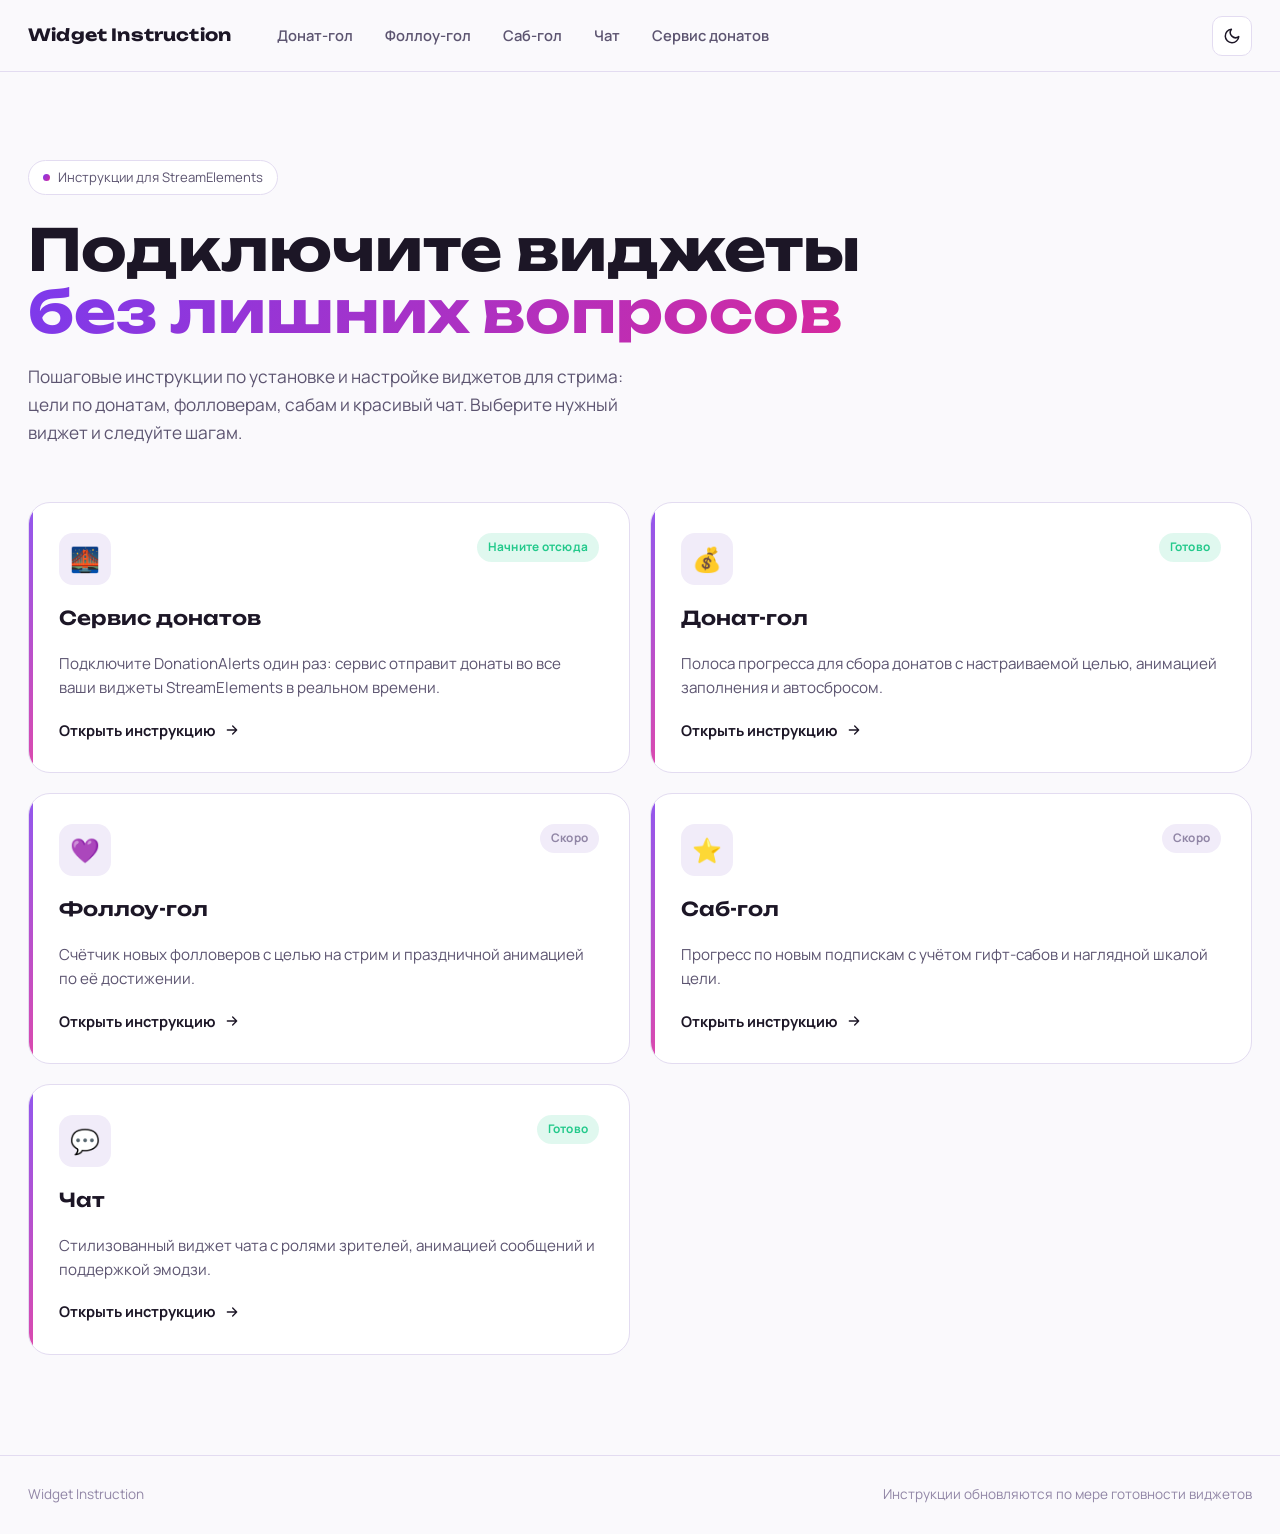
<file: index.html>
<!DOCTYPE html>
<html lang="ru">
<head>
<meta charset="UTF-8">
<meta name="viewport" content="width=device-width, initial-scale=1.0">
<title>Widget Instruction — инструкции по виджетам</title>
<link rel="stylesheet" href="assets/style.css">
</head>
<body>

<header class="site-header">
  <div class="header-inner">
    <a href="index.html" class="logo">Widget Instruction</a>
    <nav class="main-nav" id="mainNav">
      <a href="donation-goal.html">Донат-гол</a>
      <a href="follow-goal.html">Фоллоу-гол</a>
      <a href="sub-goal.html">Саб-гол</a>
      <a href="chat.html">Чат</a>
      <a href="service.html">Сервис донатов</a>
    </nav>
    <div class="header-actions">
      <button class="icon-btn" id="themeToggle" aria-label="Переключить тему">
        <svg class="icon-sun" viewBox="0 0 24 24" fill="none" stroke="currentColor" stroke-width="2" stroke-linecap="round"><circle cx="12" cy="12" r="4"/><path d="M12 2v2M12 20v2M4.9 4.9l1.4 1.4M17.7 17.7l1.4 1.4M2 12h2M20 12h2M4.9 19.1l1.4-1.4M17.7 6.3l1.4-1.4"/></svg>
        <svg class="icon-moon" viewBox="0 0 24 24" fill="none" stroke="currentColor" stroke-width="2" stroke-linecap="round" stroke-linejoin="round"><path d="M21 12.8A9 9 0 1 1 11.2 3a7 7 0 0 0 9.8 9.8Z"/></svg>
      </button>
      <button class="icon-btn nav-toggle" id="navToggle" aria-label="Меню">
        <svg viewBox="0 0 24 24" fill="none" stroke="currentColor" stroke-width="2" stroke-linecap="round"><path d="M3 6h18M3 12h18M3 18h18"/></svg>
      </button>
    </div>
  </div>
</header>

<section class="hero">
  <span class="hero-eyebrow"><span class="dot"></span>Инструкции для StreamElements</span>
  <h1>Подключите виджеты<br><span class="gradient-text">без лишних вопросов</span></h1>
  <p>Пошаговые инструкции по установке и настройке виджетов для стрима: цели по донатам, фолловерам, сабам и красивый чат. Выберите нужный виджет и следуйте шагам.</p>
</section>

<section class="widget-grid">

  <a href="service.html" class="widget-card">
    <div class="widget-card-top">
      <div class="widget-icon">🌉</div>
      <span class="status-badge ready">Начните отсюда</span>
    </div>
    <h2>Сервис донатов</h2>
    <p>Подключите DonationAlerts один раз: сервис отправит донаты во все ваши виджеты StreamElements в реальном времени.</p>
    <span class="widget-card-link">Открыть инструкцию
      <svg viewBox="0 0 24 24" fill="none" stroke="currentColor" stroke-width="2" stroke-linecap="round" stroke-linejoin="round"><path d="M5 12h14M13 6l6 6-6 6"/></svg>
    </span>
  </a>

  <a href="donation-goal.html" class="widget-card">
    <div class="widget-card-top">
      <div class="widget-icon">💰</div>
      <span class="status-badge ready">Готово</span>
    </div>
    <h2>Донат-гол</h2>
    <p>Полоса прогресса для сбора донатов с настраиваемой целью, анимацией заполнения и автосбросом.</p>
    <span class="widget-card-link">Открыть инструкцию
      <svg viewBox="0 0 24 24" fill="none" stroke="currentColor" stroke-width="2" stroke-linecap="round" stroke-linejoin="round"><path d="M5 12h14M13 6l6 6-6 6"/></svg>
    </span>
  </a>

  <a href="follow-goal.html" class="widget-card">
    <div class="widget-card-top">
      <div class="widget-icon">💜</div>
      <span class="status-badge soon">Скоро</span>
    </div>
    <h2>Фоллоу-гол</h2>
    <p>Счётчик новых фолловеров с целью на стрим и праздничной анимацией по её достижении.</p>
    <span class="widget-card-link">Открыть инструкцию
      <svg viewBox="0 0 24 24" fill="none" stroke="currentColor" stroke-width="2" stroke-linecap="round" stroke-linejoin="round"><path d="M5 12h14M13 6l6 6-6 6"/></svg>
    </span>
  </a>

  <a href="sub-goal.html" class="widget-card">
    <div class="widget-card-top">
      <div class="widget-icon">⭐</div>
      <span class="status-badge soon">Скоро</span>
    </div>
    <h2>Саб-гол</h2>
    <p>Прогресс по новым подпискам с учётом гифт-сабов и наглядной шкалой цели.</p>
    <span class="widget-card-link">Открыть инструкцию
      <svg viewBox="0 0 24 24" fill="none" stroke="currentColor" stroke-width="2" stroke-linecap="round" stroke-linejoin="round"><path d="M5 12h14M13 6l6 6-6 6"/></svg>
    </span>
  </a>

  <a href="chat.html" class="widget-card">
    <div class="widget-card-top">
      <div class="widget-icon">💬</div>
      <span class="status-badge ready">Готово</span>
    </div>
    <h2>Чат</h2>
    <p>Стилизованный виджет чата с ролями зрителей, анимацией сообщений и поддержкой эмодзи.</p>
    <span class="widget-card-link">Открыть инструкцию
      <svg viewBox="0 0 24 24" fill="none" stroke="currentColor" stroke-width="2" stroke-linecap="round" stroke-linejoin="round"><path d="M5 12h14M13 6l6 6-6 6"/></svg>
    </span>
  </a>

</section>

<footer class="site-footer">
  <div class="site-footer-inner">
    <span>Widget Instruction</span>
    <span>Инструкции обновляются по мере готовности виджетов</span>
  </div>
</footer>

<script src="assets/script.js"></script>
</body>
</html>
</file>
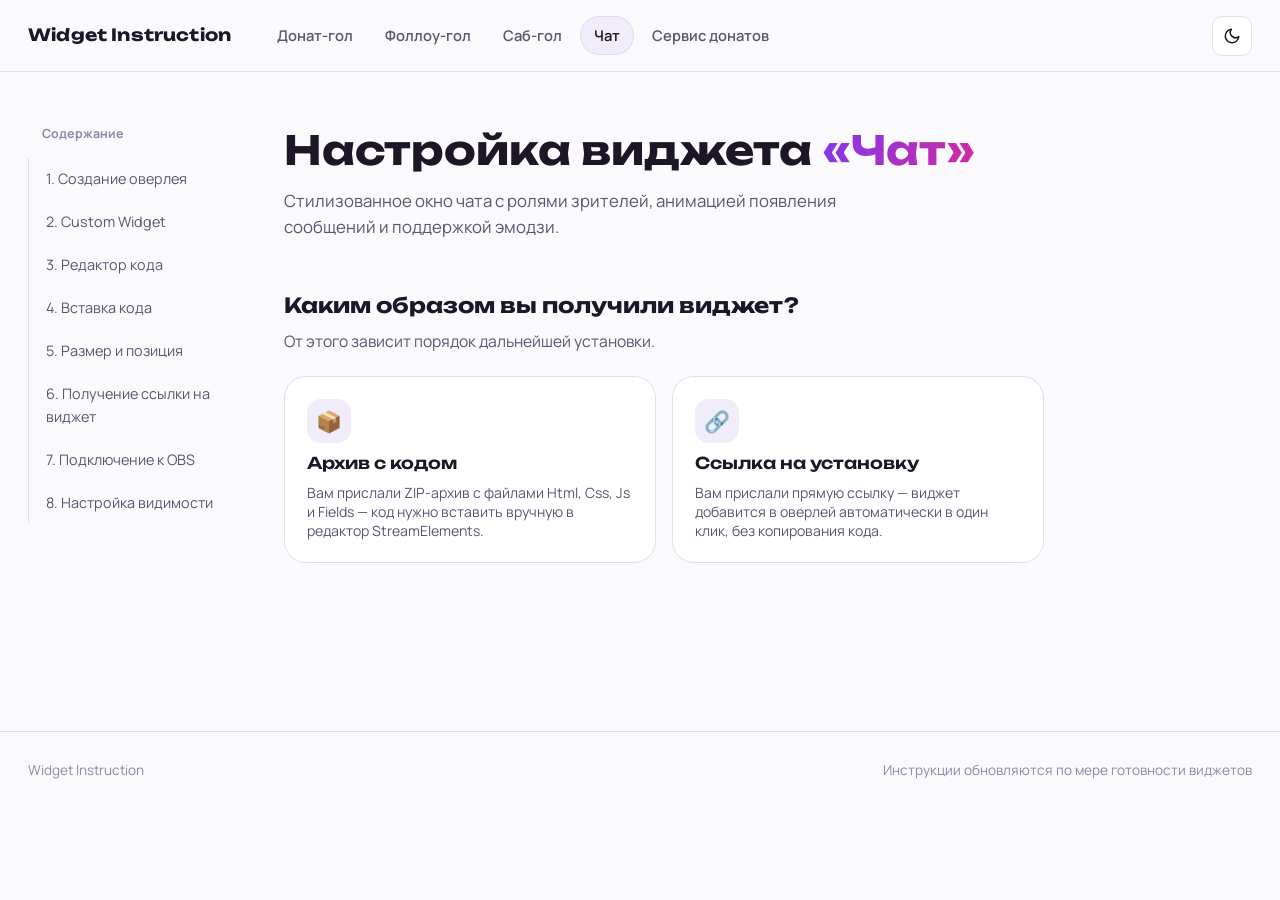
<file: chat.html>
<!DOCTYPE html>
<html lang="ru">
<head>
<meta charset="UTF-8">
<meta name="viewport" content="width=device-width, initial-scale=1.0">
<title>Чат — Widget Instruction</title>
<link rel="stylesheet" href="assets/style.css">
</head>
<body data-page="chat">

<header class="site-header">
  <div class="header-inner">
    <a href="index.html" class="logo">Widget Instruction</a>
    <nav class="main-nav" id="mainNav">
      <a href="donation-goal.html">Донат-гол</a>
      <a href="follow-goal.html">Фоллоу-гол</a>
      <a href="sub-goal.html">Саб-гол</a>
      <a href="chat.html" class="active">Чат</a>
      <a href="service.html">Сервис донатов</a>
    </nav>
    <div class="header-actions">
      <button class="icon-btn" id="themeToggle" aria-label="Переключить тему">
        <svg class="icon-sun" viewBox="0 0 24 24" fill="none" stroke="currentColor" stroke-width="2" stroke-linecap="round"><circle cx="12" cy="12" r="4"/><path d="M12 2v2M12 20v2M4.9 4.9l1.4 1.4M17.7 17.7l1.4 1.4M2 12h2M20 12h2M4.9 19.1l1.4-1.4M17.7 6.3l1.4-1.4"/></svg>
        <svg class="icon-moon" viewBox="0 0 24 24" fill="none" stroke="currentColor" stroke-width="2" stroke-linecap="round" stroke-linejoin="round"><path d="M21 12.8A9 9 0 1 1 11.2 3a7 7 0 0 0 9.8 9.8Z"/></svg>
      </button>
      <button class="icon-btn nav-toggle" id="navToggle" aria-label="Меню">
        <svg viewBox="0 0 24 24" fill="none" stroke="currentColor" stroke-width="2" stroke-linecap="round"><path d="M3 6h18M3 12h18M3 18h18"/></svg>
      </button>
    </div>
  </div>
</header>

<div class="page-layout">

  <aside class="sidebar" id="sidebar">
    <button class="icon-btn sidebar-close" id="sidebarClose" aria-label="Закрыть оглавление">
      <svg viewBox="0 0 24 24" fill="none" stroke="currentColor" stroke-width="2" stroke-linecap="round"><path d="M18 6 6 18M6 6l12 12"/></svg>
    </button>
    <p class="sidebar-title">Содержание</p>
    <nav class="toc">
      <a href="#step-1">1. Создание оверлея</a>
      <a href="#step-2">2. Custom Widget</a>
      <a href="#step-3">3. Редактор кода</a>
      <a href="#step-4">4. Вставка кода</a>
      <a href="#step-5">5. Размер и позиция</a>
      <a href="#step-6">6. Получение ссылки на виджет</a>
      <a href="#step-7">7. Подключение к OBS</a>
      <a href="#step-8">8. Настройка видимости</a>
    </nav>
  </aside>
  <div class="sidebar-overlay" id="sidebarOverlay"></div>

  <main class="content">

    <div class="content-hero">
      <h1>Настройка виджета <span class="gradient-text">«Чат»</span></h1>
      <p class="lede">Стилизованное окно чата с ролями зрителей, анимацией появления сообщений и поддержкой эмодзи.</p>
    </div>

    <!-- Выбор способа -->
    <div class="method-select" id="methodSelect">
      <h2>Каким образом вы получили виджет?</h2>
      <p class="method-lede">От этого зависит порядок дальнейшей установки.</p>
      <div class="method-cards">
        <button class="method-card" data-method="archive">
          <span class="method-icon">📦</span>
          <h3>Архив с кодом</h3>
          <p>Вам прислали ZIP-архив с файлами Html, Css, Js и Fields — код нужно вставить вручную в редактор StreamElements.</p>
        </button>
        <button class="method-card" data-method="link">
          <span class="method-icon">🔗</span>
          <h3>Ссылка на установку</h3>
          <p>Вам прислали прямую ссылку — виджет добавится в оверлей автоматически в один клик, без копирования кода.</p>
        </button>
      </div>
    </div>

    <!-- Контент по выбранному способу -->
    <div class="method-content" id="methodContent" hidden>
      <button class="method-change" id="methodChange">
        <svg viewBox="0 0 24 24" width="14" height="14" fill="none" stroke="currentColor" stroke-width="2" stroke-linecap="round" stroke-linejoin="round"><path d="M19 12H5M11 18l-6-6 6-6"/></svg>
        Выбрать другой способ
      </button>

      <button class="toc-toggle" id="tocToggle">
        <svg viewBox="0 0 24 24" width="16" height="16" fill="none" stroke="currentColor" stroke-width="2" stroke-linecap="round"><path d="M3 6h18M3 12h18M3 18h18"/></svg>
        Оглавление шагов
      </button>

      <!-- ===== Способ 1: архив с кодом ===== -->
      <div class="flow" data-flow="archive">

        <section id="step-1" class="step">
          <div class="step-head">
            <span class="step-num">1</span>
            <h2>Создайте новый оверлей</h2>
          </div>
          <p>Откройте <code><a href="https://streamelements.com/dashboard/overlays" class="link" target="_blank">streamelements.com/dashboard/overlays</a></code> и нажмите кнопку «New overlay» — вы попадёте на страницу редактора виджетов.</p>
          <figure class="media-shot">
            <img src="img/chat/create-overlay.png" alt="Главная страница сервиса с кнопкой входа через DonationAlerts" width="1600" height="900" loading="lazy">
          </figure>
        </section>

        <section id="step-2" class="step">
          <div class="step-head">
            <span class="step-num">2</span>
            <h2>Добавьте Custom Widget</h2>
          </div>
          <p>В редакторе нажмите «Add widget» → раздел «Static/Custom» → «Custom widget». Задайте виджету понятное имя, чтобы не потерять его среди других.</p>
          <figure class="media-shot">
            <img src="img/chat/create-widget.png" alt="Главная страница сервиса с кнопкой входа через DonationAlerts" width="1600" height="900" loading="lazy">
          </figure>
        </section>

        <section id="step-3" class="step">
          <div class="step-head">
            <span class="step-num">3</span>
            <h2>Откройте редактор кода</h2>
          </div>
          <p>На панели виджета нажмите «OPEN EDITOR» — откроется окно с вкладками <code>HTML</code>, <code>CSS</code>, <code>JS</code>, <code>Fields</code>, куда нужно вставить код виджета.</p>
          <figure class="media-shot">
            <img src="img/chat/open-editor.png" alt="Главная страница сервиса с кнопкой входа через DonationAlerts" width="1600" height="900" loading="lazy">
          </figure>
        </section>

        <section id="step-4" class="step">
          <div class="step-head">
            <span class="step-num">4</span>
            <h2>Вставьте код по вкладкам</h2>
          </div>
          <p>Удалите код-заглушку на каждой вкладке и вставьте содержимое соответствующего файла из архива виджета: <code>Html</code>, <code>Css</code>, <code>Js</code> и <code>Fields</code>.</p>
          <p>После того как весь код перенесён, нажмите «DONE» в правом нижнем углу окна редактора.</p>
          <figure class="media-shot">
            <img src="img/chat/save-editor.png" alt="Главная страница сервиса с кнопкой входа через DonationAlerts" width="1600" height="900" loading="lazy">
          </figure>
        </section>

        <section id="step-5" class="step">
          <div class="step-head">
            <span class="step-num">5</span>
            <h2>Задайте размер и позицию</h2>
          </div>
          <p>В разделе «Position, size and style» укажите ширину и высоту виджета. Рекомендуем оставить ширину <code>1920px</code> и подбирать только высоту — чем она меньше, тем меньше сообщений помещается на экране.</p>
          <figure class="media-shot">
            <img src="img/chat/size.png" alt="Главная страница сервиса с кнопкой входа через DonationAlerts" width="1600" height="900" loading="lazy">
          </figure>
          <div class="tip-box"><strong>Совет:</strong> после выполнения каких-либо действий над виджетом - не забывайте нажимать «SAVE» в правом верхнем углу</div>
        </section>

        <section id="step-6" class="step">
          <div class="step-head">
            <span class="step-num">6</span>
            <h2>Скопируйте ссылку на виджет</h2>
          </div>
          <p>Скопируйте ссылку виджета по иконке скрепки в правом верхнем углу редактора.</p>
          <figure class="media-shot">
            <img src="img/chat/copy-link.png" alt="Главная страница сервиса с кнопкой входа через DonationAlerts" width="1600" height="900" loading="lazy">
          </figure>
        </section>

        <section id="step-7" class="step">
          <div class="step-head">
            <span class="step-num">7</span>
            <h2>Подключите к OBS Studio</h2>
          </div>
          <p>В OBS создайте новый источник «Browser», вставьте ссылку и укажите разрешение <code>1920×1080</code>.</p>
          <figure class="media-shot">
            <img src="img/chat/obs.png" alt="Главная страница сервиса с кнопкой входа через DonationAlerts" width="1600" height="900" loading="lazy">
          </figure>
        </section>

        <section id="step-8" class="step">
          <div class="step-head">
            <span class="step-num">8</span>
            <h2>Настройте чат под себя</h2>
          </div>
          <p>Во вкладке «Settings» можете настроить анимации чата и его поведение</p>
          <figure class="media-shot">
            <img src="img/chat/settings.png" alt="Главная страница сервиса с кнопкой входа через DonationAlerts" width="1600" height="900" loading="lazy">
          </figure>
        </section>

      </div>

      <!-- ===== Способ 2: ссылка на установку ===== -->
      <div class="flow" data-flow="link" hidden>

        <section id="link-step-1" class="step">
          <div class="step-head">
            <span class="step-num">1</span>
            <h2>Откройте ссылку в браузере</h2>
          </div>
          <p>Перейдите по присланной вам ссылке, будучи авторизованным на <code>streamelements.com</code> под аккаунтом канала, куда хотите установить виджет.</p>
          <div class="media-placeholder">
            <svg viewBox="0 0 24 24" fill="none" stroke="currentColor" stroke-width="1.5"><rect x="3" y="4" width="18" height="14" rx="2"/><path d="M3 9h18M8 4v5"/></svg>
            <span>Скриншот появится здесь</span>
          </div>
        </section>

        <section id="link-step-2" class="step">
          <div class="step-head">
            <span class="step-num">2</span>
            <h2>Выберите оверлей и подтвердите установку</h2>
          </div>
          <p>StreamElements предложит выбрать, в какой оверлей добавить виджет (или создать новый), и покажет краткое превью. Нажмите «Install» / «Add to overlay».</p>
          <div class="media-placeholder">
            <svg viewBox="0 0 24 24" fill="none" stroke="currentColor" stroke-width="1.5"><rect x="3" y="4" width="18" height="14" rx="2"/><path d="M3 9h18M8 4v5"/></svg>
            <span>Скриншот появится здесь</span>
          </div>
          <div class="tip-box"><strong>Готово:</strong> весь код (Html/Css/Js/Fields) уже установлен автоматически — переносить его вручную не нужно.</div>
        </section>

        <section id="link-step-3" class="step">
          <div class="step-head">
            <span class="step-num">3</span>
            <h2>Задайте размер и позицию</h2>
          </div>
          <p>Откройте виджет в оверлее и в разделе «Position, size and style» укажите ширину и высоту. Рекомендуем ширину <code>1920px</code> и подбирать только высоту.</p>
          <div class="media-placeholder">
            <svg viewBox="0 0 24 24" fill="none" stroke="currentColor" stroke-width="1.5"><rect x="3" y="4" width="18" height="14" rx="2"/><path d="M3 9h18M8 4v5"/></svg>
            <span>Скриншот появится здесь</span>
          </div>
        </section>

        <section id="link-step-4" class="step">
          <div class="step-head">
            <span class="step-num">4</span>
            <h2>Подключите к OBS Studio</h2>
          </div>
          <p>Скопируйте ссылку виджета по иконке скрепки. В OBS создайте источник «Browser», вставьте ссылку, разрешение <code>1920×1080</code>.</p>
          <div class="media-placeholder">
            <svg viewBox="0 0 24 24" fill="none" stroke="currentColor" stroke-width="1.5"><rect x="3" y="4" width="18" height="14" rx="2"/><path d="M3 9h18M8 4v5"/></svg>
            <span>Скриншот появится здесь</span>
          </div>
        </section>

        <section id="link-step-5" class="step">
          <div class="step-head">
            <span class="step-num">5</span>
            <h2>Проверьте работу и настройте видимость</h2>
          </div>
          <p>Отправьте тестовые сообщения во вкладке «Test messages», затем при необходимости заполните список игнорируемых ботов в «Message settings».</p>
          <div class="tip-box"><strong>Совет:</strong> список игнорируемых указывается через запятую, например: <code>Streamelements Bot, Nightbot</code>.</div>
        </section>

      </div>

      <div class="page-footer-nav">
        <a href="donation-goal.html">Инструкция «Донат-гол»
          <svg viewBox="0 0 24 24" width="16" height="16" fill="none" stroke="currentColor" stroke-width="2" stroke-linecap="round" stroke-linejoin="round"><path d="M5 12h14M13 6l6 6-6 6"/></svg>
        </a>
      </div>

    </div>

  </main>
</div>

<footer class="site-footer">
  <div class="site-footer-inner">
    <span>Widget Instruction</span>
    <span>Инструкции обновляются по мере готовности виджетов</span>
  </div>
</footer>

<script src="assets/script.js"></script>
</body>
</html>
</file>
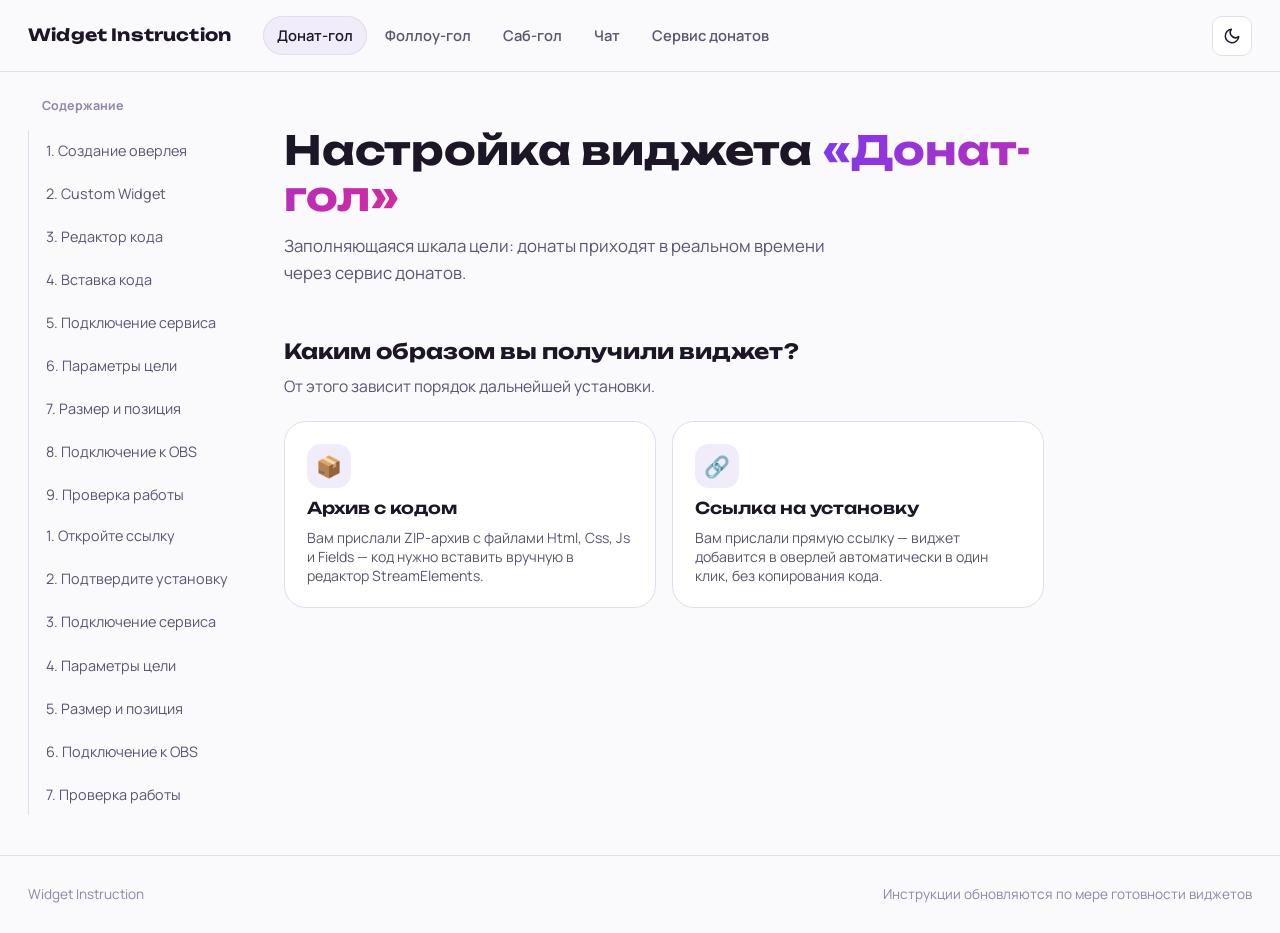
<file: donation-goal.html>
<!DOCTYPE html>
<html lang="ru">
<head>
<meta charset="UTF-8">
<meta name="viewport" content="width=device-width, initial-scale=1.0">
<title>Донат-гол — Widget Instruction</title>
<link rel="stylesheet" href="assets/style.css">
</head>
<body data-page="donation-goal">

<header class="site-header">
  <div class="header-inner">
    <a href="index.html" class="logo">Widget Instruction</a>
    <nav class="main-nav" id="mainNav">
      <a href="donation-goal.html" class="active">Донат-гол</a>
      <a href="follow-goal.html">Фоллоу-гол</a>
      <a href="sub-goal.html">Саб-гол</a>
      <a href="chat.html">Чат</a>
      <a href="service.html">Сервис донатов</a>
    </nav>
    <div class="header-actions">
      <button class="icon-btn" id="themeToggle" aria-label="Переключить тему">
        <svg class="icon-sun" viewBox="0 0 24 24" fill="none" stroke="currentColor" stroke-width="2" stroke-linecap="round"><circle cx="12" cy="12" r="4"/><path d="M12 2v2M12 20v2M4.9 4.9l1.4 1.4M17.7 17.7l1.4 1.4M2 12h2M20 12h2M4.9 19.1l1.4-1.4M17.7 6.3l1.4-1.4"/></svg>
        <svg class="icon-moon" viewBox="0 0 24 24" fill="none" stroke="currentColor" stroke-width="2" stroke-linecap="round" stroke-linejoin="round"><path d="M21 12.8A9 9 0 1 1 11.2 3a7 7 0 0 0 9.8 9.8Z"/></svg>
      </button>
      <button class="icon-btn nav-toggle" id="navToggle" aria-label="Меню">
        <svg viewBox="0 0 24 24" fill="none" stroke="currentColor" stroke-width="2" stroke-linecap="round"><path d="M3 6h18M3 12h18M3 18h18"/></svg>
      </button>
    </div>
  </div>
</header>

<div class="page-layout">

  <aside class="sidebar" id="sidebar">
    <button class="icon-btn sidebar-close" id="sidebarClose" aria-label="Закрыть оглавление">
      <svg viewBox="0 0 24 24" fill="none" stroke="currentColor" stroke-width="2" stroke-linecap="round"><path d="M18 6 6 18M6 6l12 12"/></svg>
    </button>
    <p class="sidebar-title">Содержание</p>
    <nav class="toc" data-flow="archive">
      <a href="#step-1">1. Создание оверлея</a>
      <a href="#step-2">2. Custom Widget</a>
      <a href="#step-3">3. Редактор кода</a>
      <a href="#step-4">4. Вставка кода</a>
      <a href="#step-5">5. Подключение сервиса</a>
      <a href="#step-6">6. Параметры цели</a>
      <a href="#step-7">7. Размер и позиция</a>
      <a href="#step-8">8. Подключение к OBS</a>
      <a href="#step-9">9. Проверка работы</a>
    </nav>
    <nav class="toc" data-flow="link" hidden>
      <a href="#link-step-1">1. Откройте ссылку</a>
      <a href="#link-step-2">2. Подтвердите установку</a>
      <a href="#link-step-3">3. Подключение сервиса</a>
      <a href="#link-step-4">4. Параметры цели</a>
      <a href="#link-step-5">5. Размер и позиция</a>
      <a href="#link-step-6">6. Подключение к OBS</a>
      <a href="#link-step-7">7. Проверка работы</a>
    </nav>
  </aside>
  <div class="sidebar-overlay" id="sidebarOverlay"></div>

  <main class="content">

    <div class="content-hero">
      <h1>Настройка виджета <span class="gradient-text">«Донат-гол»</span></h1>
      <p class="lede">Заполняющаяся шкала цели: донаты приходят в реальном времени через сервис донатов.</p>
    </div>

    <!-- Выбор способа -->
    <div class="method-select" id="methodSelect">
      <h2>Каким образом вы получили виджет?</h2>
      <p class="method-lede">От этого зависит порядок дальнейшей установки.</p>
      <div class="method-cards">
        <button class="method-card" data-method="archive">
          <span class="method-icon">📦</span>
          <h3>Архив с кодом</h3>
          <p>Вам прислали ZIP-архив с файлами Html, Css, Js и Fields — код нужно вставить вручную в редактор StreamElements.</p>
        </button>
        <button class="method-card" data-method="link">
          <span class="method-icon">🔗</span>
          <h3>Ссылка на установку</h3>
          <p>Вам прислали прямую ссылку — виджет добавится в оверлей автоматически в один клик, без копирования кода.</p>
        </button>
      </div>
    </div>

    <div class="method-content" id="methodContent" hidden>
      <button class="method-change" id="methodChange">
        <svg viewBox="0 0 24 24" width="14" height="14" fill="none" stroke="currentColor" stroke-width="2" stroke-linecap="round" stroke-linejoin="round"><path d="M19 12H5M11 18l-6-6 6-6"/></svg>
        Выбрать другой способ
      </button>

      <button class="toc-toggle" id="tocToggle">
        <svg viewBox="0 0 24 24" width="16" height="16" fill="none" stroke="currentColor" stroke-width="2" stroke-linecap="round"><path d="M3 6h18M3 12h18M3 18h18"/></svg>
        Оглавление шагов
      </button>

      <div class="flow" data-flow="archive">
        <section id="step-1" class="step">
          <div class="step-head">
            <span class="step-num">1</span>
            <h2>Создание оверлея</h2>
          </div>
          Откройте <code>streamelements.com/dashboard/overlays</code> и нажмите «New overlay» — откроется редактор виджетов.
          <div class="media-placeholder">
          <svg viewBox="0 0 24 24" fill="none" stroke="currentColor" stroke-width="1.5"><rect x="3" y="4" width="18" height="14" rx="2"/><path d="M3 9h18M8 4v5"/></svg>
          <span>Скриншот появится здесь</span>
        </div>
        </section>

        <section id="step-2" class="step">
          <div class="step-head">
            <span class="step-num">2</span>
            <h2>Custom Widget</h2>
          </div>
          Нажмите «Add widget» → «Static/Custom» → «Custom widget» и задайте виджету понятное название, например «Донат-гол».
          <div class="media-placeholder">
          <svg viewBox="0 0 24 24" fill="none" stroke="currentColor" stroke-width="1.5"><rect x="3" y="4" width="18" height="14" rx="2"/><path d="M3 9h18M8 4v5"/></svg>
          <span>Скриншот появится здесь</span>
        </div>
        </section>

        <section id="step-3" class="step">
          <div class="step-head">
            <span class="step-num">3</span>
            <h2>Редактор кода</h2>
          </div>
          Нажмите «OPEN EDITOR» на панели виджета — появится окно с вкладками <code>HTML</code>, <code>CSS</code>, <code>JS</code>, <code>Fields</code>.
          <div class="media-placeholder">
          <svg viewBox="0 0 24 24" fill="none" stroke="currentColor" stroke-width="1.5"><rect x="3" y="4" width="18" height="14" rx="2"/><path d="M3 9h18M8 4v5"/></svg>
          <span>Скриншот появится здесь</span>
        </div>
        </section>

        <section id="step-4" class="step">
          <div class="step-head">
            <span class="step-num">4</span>
            <h2>Вставка кода</h2>
          </div>
          <p>Удалите код-заглушку и вставьте содержимое соответствующего файла из архива в каждую вкладку: <code>Html</code>, <code>Css</code>, <code>Js</code> и <code>Fields</code>.</p><p>Когда весь код перенесён, нажмите «DONE».</p>
          <div class="media-placeholder">
          <svg viewBox="0 0 24 24" fill="none" stroke="currentColor" stroke-width="1.5"><rect x="3" y="4" width="18" height="14" rx="2"/><path d="M3 9h18M8 4v5"/></svg>
          <span>Скриншот появится здесь</span>
        </div>
        </section>

        <section id="step-5" class="step">
          <div class="step-head">
            <span class="step-num">5</span>
            <h2>Подключение сервиса</h2>
          </div>
          <p>Виджет получает донаты через наш сервис, а не напрямую из DonationAlerts. Один раз подключите аккаунт по <a href="service.html">инструкции «Сервис донатов»</a> и скопируйте токен. Затем в настройках виджета найдите поле <code>Токен сервиса</code> и вставьте его без пробелов.</p>
          <div class="media-placeholder">
          <svg viewBox="0 0 24 24" fill="none" stroke="currentColor" stroke-width="1.5"><rect x="3" y="4" width="18" height="14" rx="2"/><path d="M3 9h18M8 4v5"/></svg>
          <span>Скриншот появится здесь</span>
        </div>
          <div class="tip-box"><strong>Важно:</strong> без токена виджет не получает донаты. Один и тот же токен подходит для всех ваших виджетов.</div>
        </section>

        <section id="step-6" class="step">
          <div class="step-head">
            <span class="step-num">6</span>
            <h2>Параметры цели</h2>
          </div>
          <p>В настройках виджета заполните поля группы «Настройки Donate Goal»:</p><ul><li><code>Текст цели</code> — заголовок над шкалой</li><li><code>Начать сбор с</code> — стартовая сумма</li><li><code>Сколько нужно собрать</code> — размер цели</li></ul><p>После изменения суммы нажмите «Обновить Donate Goal», чтобы шкала применила новые значения.</p>
          <div class="media-placeholder">
          <svg viewBox="0 0 24 24" fill="none" stroke="currentColor" stroke-width="1.5"><rect x="3" y="4" width="18" height="14" rx="2"/><path d="M3 9h18M8 4v5"/></svg>
          <span>Скриншот появится здесь</span>
        </div>
        </section>

        <section id="step-7" class="step">
          <div class="step-head">
            <span class="step-num">7</span>
            <h2>Размер и позиция</h2>
          </div>
          <p>В разделе «Position, size and style» подберите ширину и высоту виджета под ваш макет, затем нажмите «SAVE» в правом верхнем углу редактора.</p>
          <div class="media-placeholder">
          <svg viewBox="0 0 24 24" fill="none" stroke="currentColor" stroke-width="1.5"><rect x="3" y="4" width="18" height="14" rx="2"/><path d="M3 9h18M8 4v5"/></svg>
          <span>Скриншот появится здесь</span>
        </div>
        </section>

        <section id="step-8" class="step">
          <div class="step-head">
            <span class="step-num">8</span>
            <h2>Подключение к OBS</h2>
          </div>
          <p>Скопируйте ссылку виджета по иконке скрепки. В OBS создайте источник «Browser», вставьте ссылку и укажите разрешение оверлея, например <code>1920×1080</code>.</p>
          <div class="media-placeholder">
          <svg viewBox="0 0 24 24" fill="none" stroke="currentColor" stroke-width="1.5"><rect x="3" y="4" width="18" height="14" rx="2"/><path d="M3 9h18M8 4v5"/></svg>
          <span>Скриншот появится здесь</span>
        </div>
        </section>

        <section id="step-9" class="step">
          <div class="step-head">
            <span class="step-num">9</span>
            <h2>Проверка работы</h2>
          </div>
          <p>Проверьте виджет двумя способами:</p><ul><li>в настройках виджета укажите сумму в поле «Сумма доната для теста» и нажмите «Тестовый донат» — так проверяется внешний вид;</li><li>в личном кабинете сервиса нажмите «Отправить тестовый донат» — так проверяется связь с сервисом (в виджете включите галочку «Учитывать тестовые донаты из кабинета сервиса»).</li></ul>
          <div class="media-placeholder">
          <svg viewBox="0 0 24 24" fill="none" stroke="currentColor" stroke-width="1.5"><rect x="3" y="4" width="18" height="14" rx="2"/><path d="M3 9h18M8 4v5"/></svg>
          <span>Скриншот появится здесь</span>
        </div>
          <div class="tip-box"><strong>Совет:</strong> после проверки выключите галочку про тестовые донаты и нажмите «Обновить Donate Goal», чтобы сбросить прогресс перед стримом.</div>
        </section>

      </div>

      <div class="flow" data-flow="link" hidden>
        <section id="link-step-1" class="step">
          <div class="step-head">
            <span class="step-num">1</span>
            <h2>Откройте ссылку</h2>
          </div>
          <p>Перейдите по присланной ссылке, будучи авторизованным на <code>streamelements.com</code> под аккаунтом канала, куда хотите установить виджет.</p>
          <div class="media-placeholder">
          <svg viewBox="0 0 24 24" fill="none" stroke="currentColor" stroke-width="1.5"><rect x="3" y="4" width="18" height="14" rx="2"/><path d="M3 9h18M8 4v5"/></svg>
          <span>Скриншот появится здесь</span>
        </div>
        </section>

        <section id="link-step-2" class="step">
          <div class="step-head">
            <span class="step-num">2</span>
            <h2>Подтвердите установку</h2>
          </div>
          <p>Нажмите «Install»</p>
          <div class="media-placeholder">
          <svg viewBox="0 0 24 24" fill="none" stroke="currentColor" stroke-width="1.5"><rect x="3" y="4" width="18" height="14" rx="2"/><path d="M3 9h18M8 4v5"/></svg>
          <span>Скриншот появится здесь</span>
        </div>
          <div class="tip-box"><strong>Готово:</strong> весь код (Html/Css/Js/Fields) установлен автоматически — переносить его вручную не нужно.</div>
        </section>

        <section id="link-step-3" class="step">
          <div class="step-head">
            <span class="step-num">3</span>
            <h2>Подключение сервиса</h2>
          </div>
          <p>Виджет получает донаты через наш сервис, а не напрямую из DonationAlerts. Один раз подключите аккаунт по <a class = 'link' href="service.html">инструкции «Сервис донатов»</a> и скопируйте токен. Затем в настройках виджета найдите поле <code>Токен сервиса</code> и вставьте его без пробелов.</p>
          <div class="media-placeholder">
          <svg viewBox="0 0 24 24" fill="none" stroke="currentColor" stroke-width="1.5"><rect x="3" y="4" width="18" height="14" rx="2"/><path d="M3 9h18M8 4v5"/></svg>
          <span>Скриншот появится здесь</span>
        </div>
          <div class="tip-box"><strong>Важно:</strong> без токена виджет не получает донаты. Один и тот же токен подходит для всех ваших виджетов.</div>
        </section>

        <section id="link-step-4" class="step">
          <div class="step-head">
            <span class="step-num">4</span>
            <h2>Параметры цели</h2>
          </div>
          <p>В настройках виджета заполните поля группы «Настройки Donate Goal»:</p><ul><li><code>Текст цели</code> — заголовок над шкалой</li><li><code>Начать сбор с</code> — стартовая сумма</li><li><code>Сколько нужно собрать</code> — размер цели</li></ul><p>После изменения суммы нажмите «Обновить Donate Goal», чтобы шкала применила новые значения.</p>
          <div class="media-placeholder">
          <svg viewBox="0 0 24 24" fill="none" stroke="currentColor" stroke-width="1.5"><rect x="3" y="4" width="18" height="14" rx="2"/><path d="M3 9h18M8 4v5"/></svg>
          <span>Скриншот появится здесь</span>
        </div>
        </section>

        <section id="link-step-5" class="step">
          <div class="step-head">
            <span class="step-num">5</span>
            <h2>Размер и позиция</h2>
          </div>
          <p>В разделе «Position, size and style» подберите ширину и высоту виджета под ваш макет, затем нажмите «SAVE» в правом верхнем углу редактора.</p>
          <div class="media-placeholder">
          <svg viewBox="0 0 24 24" fill="none" stroke="currentColor" stroke-width="1.5"><rect x="3" y="4" width="18" height="14" rx="2"/><path d="M3 9h18M8 4v5"/></svg>
          <span>Скриншот появится здесь</span>
        </div>
        </section>

        <section id="link-step-6" class="step">
          <div class="step-head">
            <span class="step-num">6</span>
            <h2>Подключение к OBS</h2>
          </div>
          <p>Скопируйте ссылку виджета по иконке скрепки. В OBS создайте источник «Browser», вставьте ссылку и укажите разрешение оверлея, например <code>1920×1080</code>.</p>
          <div class="media-placeholder">
          <svg viewBox="0 0 24 24" fill="none" stroke="currentColor" stroke-width="1.5"><rect x="3" y="4" width="18" height="14" rx="2"/><path d="M3 9h18M8 4v5"/></svg>
          <span>Скриншот появится здесь</span>
        </div>
        </section>

        <section id="link-step-7" class="step">
          <div class="step-head">
            <span class="step-num">7</span>
            <h2>Проверка работы</h2>
          </div>
          <p>Проверьте виджет двумя способами:</p><ul><li>в настройках виджета укажите сумму в поле «Сумма доната для теста» и нажмите «Тестовый донат» — так проверяется внешний вид;</li><li>в личном кабинете сервиса нажмите «Отправить тестовый донат» — так проверяется связь с сервисом (в виджете включите галочку «Учитывать тестовые донаты из кабинета сервиса»).</li></ul>
          <div class="media-placeholder">
          <svg viewBox="0 0 24 24" fill="none" stroke="currentColor" stroke-width="1.5"><rect x="3" y="4" width="18" height="14" rx="2"/><path d="M3 9h18M8 4v5"/></svg>
          <span>Скриншот появится здесь</span>
        </div>
          <div class="tip-box"><strong>Совет:</strong> после проверки выключите галочку про тестовые донаты и нажмите «Обновить Donate Goal», чтобы сбросить прогресс перед стримом.</div>
        </section>

      </div>

      <div class="page-footer-nav">
      <a href="chat.html">Инструкция «Чат»
        <svg viewBox="0 0 24 24" width="16" height="16" fill="none" stroke="currentColor" stroke-width="2" stroke-linecap="round" stroke-linejoin="round"><path d="M5 12h14M13 6l6 6-6 6"/></svg>
      </a>
    </div>
    </div>

  </main>
</div>

<footer class="site-footer">
  <div class="site-footer-inner">
    <span>Widget Instruction</span>
    <span>Инструкции обновляются по мере готовности виджетов</span>
  </div>
</footer>

<script src="assets/script.js"></script>
</body>
</html>
</file>
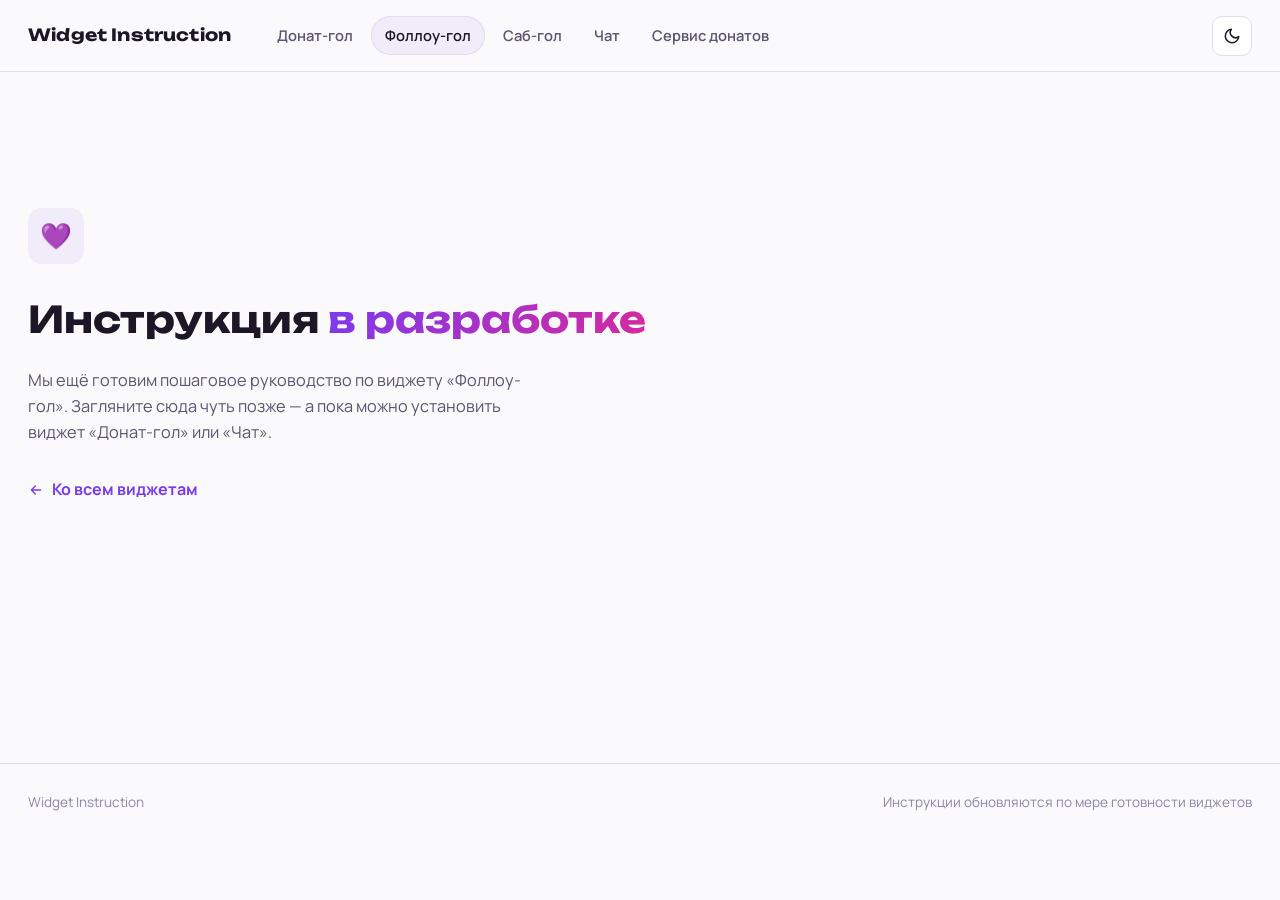
<file: follow-goal.html>
<!DOCTYPE html>
<html lang="ru">
<head>
<meta charset="UTF-8">
<meta name="viewport" content="width=device-width, initial-scale=1.0">
<title>Фоллоу-гол — Widget Instruction</title>
<link rel="stylesheet" href="assets/style.css">
</head>
<body>

<header class="site-header">
  <div class="header-inner">
    <a href="index.html" class="logo">Widget Instruction</a>
    <nav class="main-nav" id="mainNav">
      <a href="donation-goal.html">Донат-гол</a>
      <a href="follow-goal.html" class="active">Фоллоу-гол</a>
      <a href="sub-goal.html">Саб-гол</a>
      <a href="chat.html">Чат</a>
      <a href="service.html">Сервис донатов</a>
    </nav>
    <div class="header-actions">
      <button class="icon-btn" id="themeToggle" aria-label="Переключить тему">
        <svg class="icon-sun" viewBox="0 0 24 24" fill="none" stroke="currentColor" stroke-width="2" stroke-linecap="round"><circle cx="12" cy="12" r="4"/><path d="M12 2v2M12 20v2M4.9 4.9l1.4 1.4M17.7 17.7l1.4 1.4M2 12h2M20 12h2M4.9 19.1l1.4-1.4M17.7 6.3l1.4-1.4"/></svg>
        <svg class="icon-moon" viewBox="0 0 24 24" fill="none" stroke="currentColor" stroke-width="2" stroke-linecap="round" stroke-linejoin="round"><path d="M21 12.8A9 9 0 1 1 11.2 3a7 7 0 0 0 9.8 9.8Z"/></svg>
      </button>
      <button class="icon-btn nav-toggle" id="navToggle" aria-label="Меню">
        <svg viewBox="0 0 24 24" fill="none" stroke="currentColor" stroke-width="2" stroke-linecap="round"><path d="M3 6h18M3 12h18M3 18h18"/></svg>
      </button>
    </div>
  </div>
</header>

<div class="page-layout" style="grid-template-columns: 1fr;">
  <main class="content" style="max-width: 760px;">
    <div class="coming-soon">
      <div class="badge-icon">💜</div>
      <h1>Инструкция <span class="gradient-text">в разработке</span></h1>
      <p>Мы ещё готовим пошаговое руководство по виджету «Фоллоу-гол». Загляните сюда чуть позже — а пока можно установить виджет «Донат-гол» или «Чат».</p>
      <a href="index.html" class="back-link">
        <svg viewBox="0 0 24 24" width="16" height="16" fill="none" stroke="currentColor" stroke-width="2" stroke-linecap="round" stroke-linejoin="round"><path d="M19 12H5M11 18l-6-6 6-6"/></svg>
        Ко всем виджетам
      </a>
    </div>
  </main>
</div>

<footer class="site-footer">
  <div class="site-footer-inner">
    <span>Widget Instruction</span>
    <span>Инструкции обновляются по мере готовности виджетов</span>
  </div>
</footer>

<script src="assets/script.js"></script>
</body>
</html>
</file>
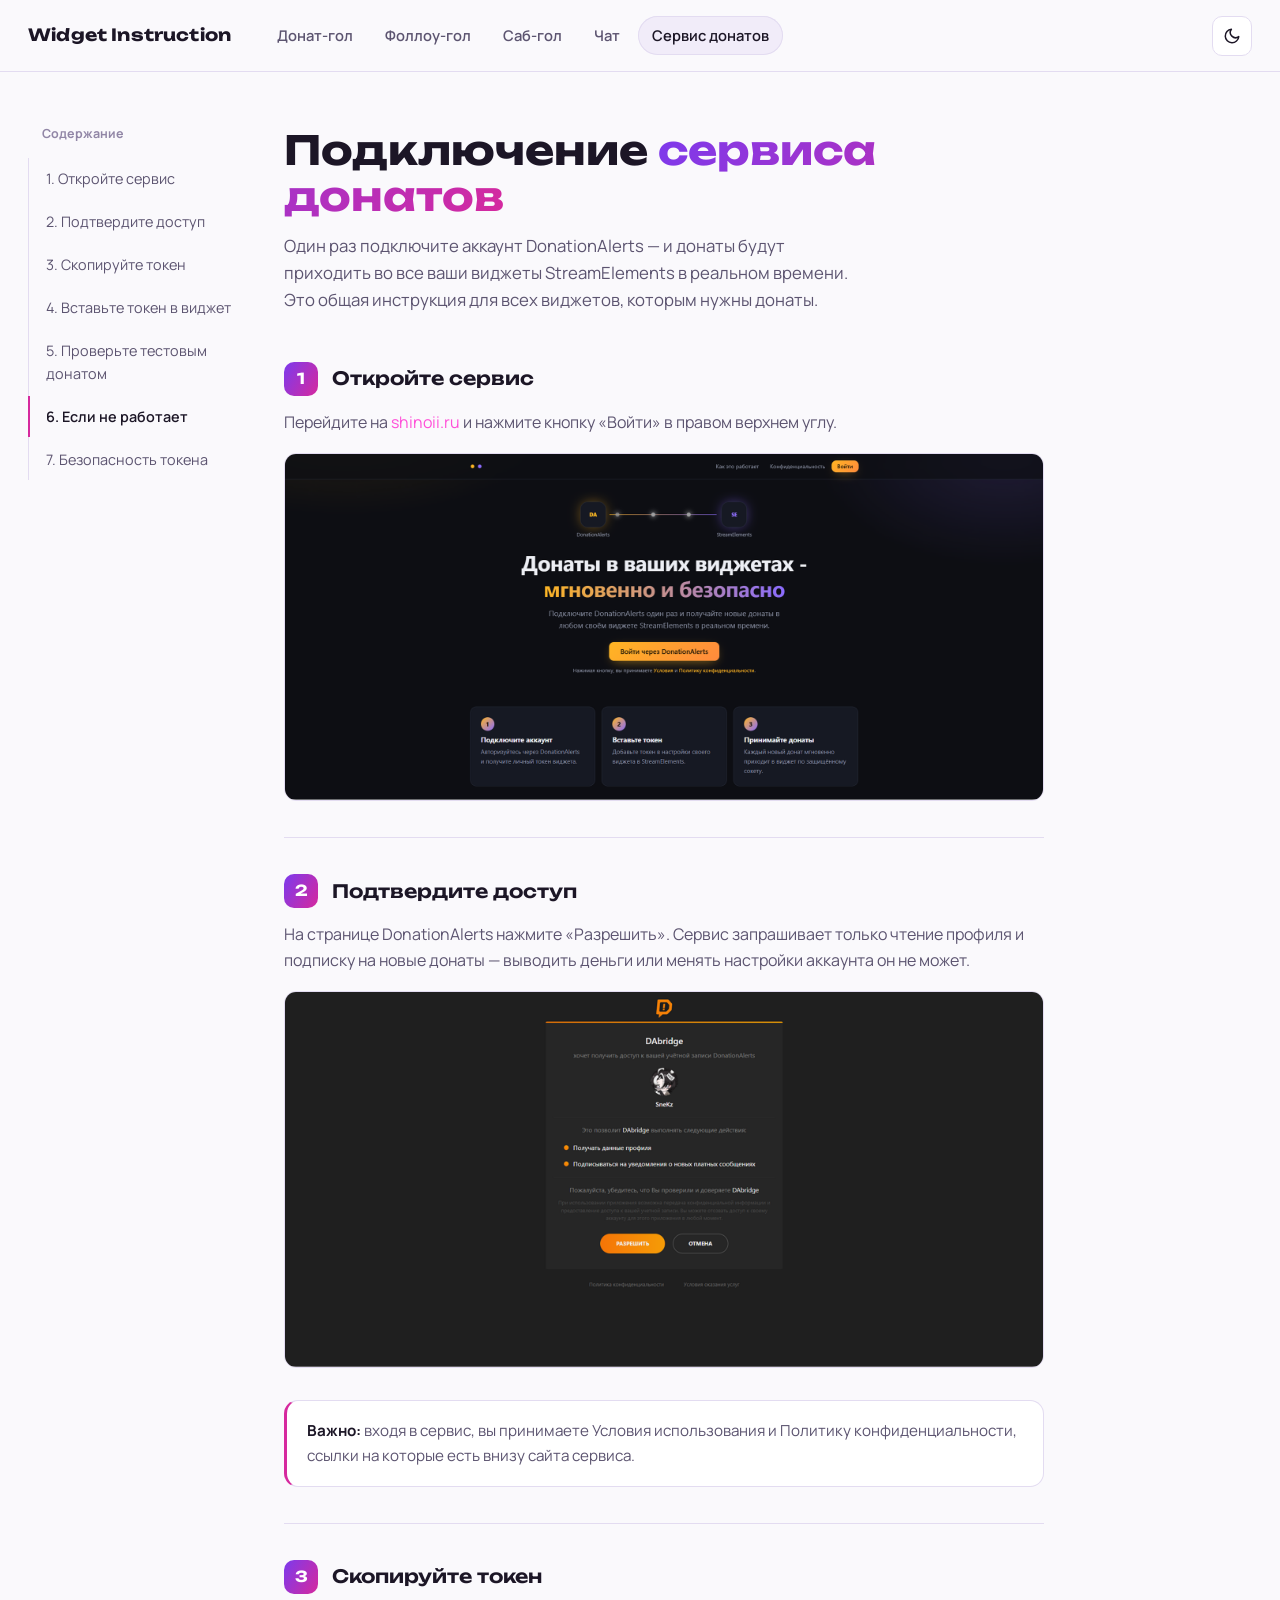
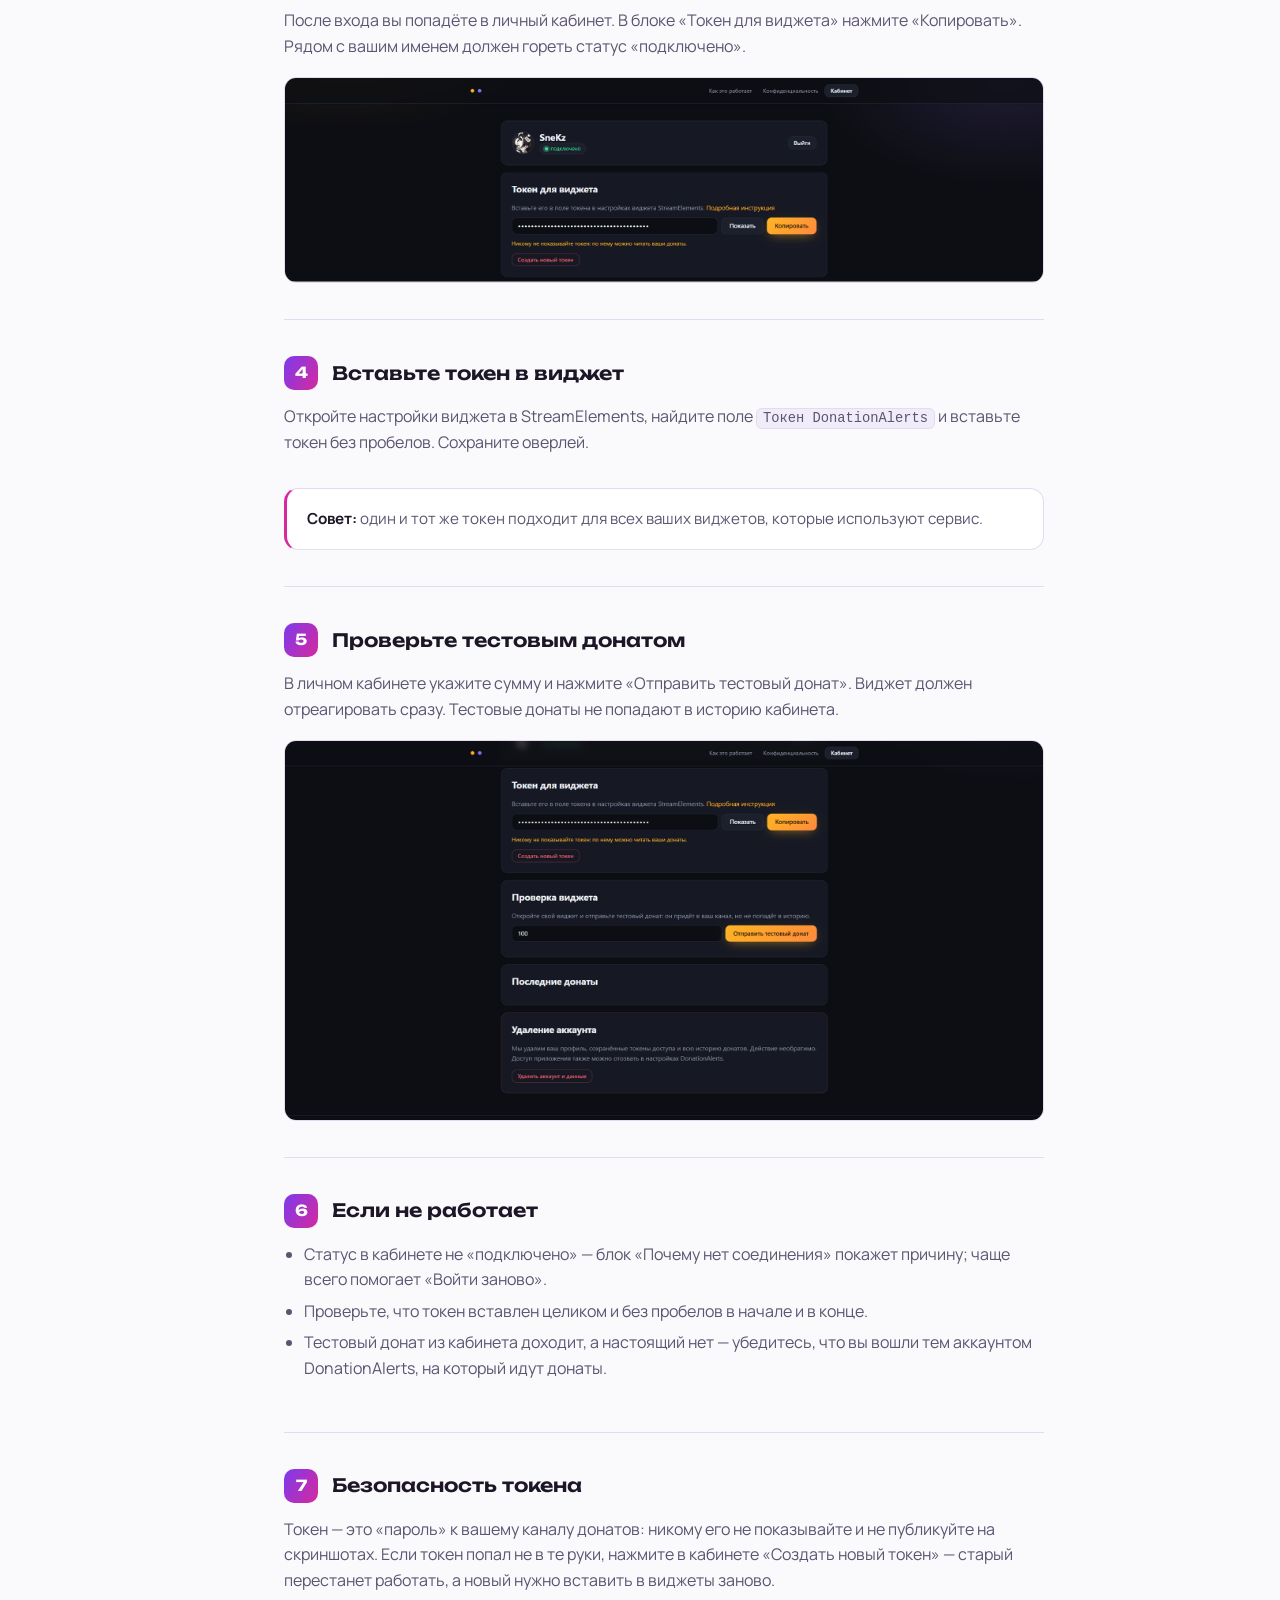
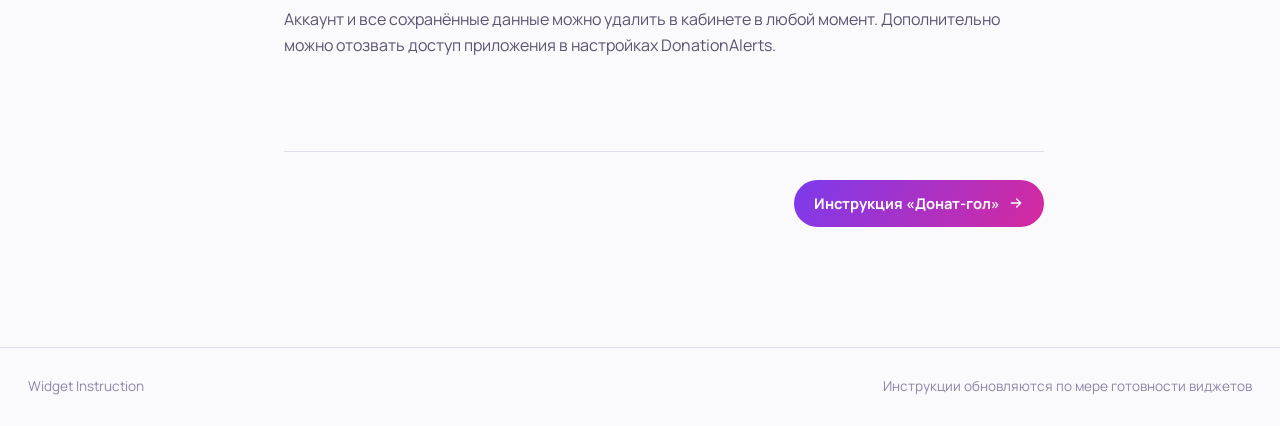
<file: service.html>
<!DOCTYPE html>
<html lang="ru">
<head>
<meta charset="UTF-8">
<meta name="viewport" content="width=device-width, initial-scale=1.0">
<title>Сервис донатов — Widget Instruction</title>
<link rel="stylesheet" href="assets/style.css">
</head>
<body data-page="service">

<header class="site-header">
  <div class="header-inner">
    <a href="index.html" class="logo">Widget Instruction</a>
    <nav class="main-nav" id="mainNav">
      <a href="donation-goal.html">Донат-гол</a>
      <a href="follow-goal.html">Фоллоу-гол</a>
      <a href="sub-goal.html">Саб-гол</a>
      <a href="chat.html">Чат</a>
      <a href="service.html" class="active">Сервис донатов</a>
    </nav>
    <div class="header-actions">
      <button class="icon-btn" id="themeToggle" aria-label="Переключить тему">
        <svg class="icon-sun" viewBox="0 0 24 24" fill="none" stroke="currentColor" stroke-width="2" stroke-linecap="round"><circle cx="12" cy="12" r="4"/><path d="M12 2v2M12 20v2M4.9 4.9l1.4 1.4M17.7 17.7l1.4 1.4M2 12h2M20 12h2M4.9 19.1l1.4-1.4M17.7 6.3l1.4-1.4"/></svg>
        <svg class="icon-moon" viewBox="0 0 24 24" fill="none" stroke="currentColor" stroke-width="2" stroke-linecap="round" stroke-linejoin="round"><path d="M21 12.8A9 9 0 1 1 11.2 3a7 7 0 0 0 9.8 9.8Z"/></svg>
      </button>
      <button class="icon-btn nav-toggle" id="navToggle" aria-label="Меню">
        <svg viewBox="0 0 24 24" fill="none" stroke="currentColor" stroke-width="2" stroke-linecap="round"><path d="M3 6h18M3 12h18M3 18h18"/></svg>
      </button>
    </div>
  </div>
</header>

<div class="page-layout">

  <aside class="sidebar" id="sidebar">
    <button class="icon-btn sidebar-close" id="sidebarClose" aria-label="Закрыть оглавление">
      <svg viewBox="0 0 24 24" fill="none" stroke="currentColor" stroke-width="2" stroke-linecap="round"><path d="M18 6 6 18M6 6l12 12"/></svg>
    </button>
    <p class="sidebar-title">Содержание</p>
    <nav class="toc">
      <a href="#step-1">1. Откройте сервис</a>
      <a href="#step-2">2. Подтвердите доступ</a>
      <a href="#step-3">3. Скопируйте токен</a>
      <a href="#step-4">4. Вставьте токен в виджет</a>
      <a href="#step-5">5. Проверьте тестовым донатом</a>
      <a href="#step-6">6. Если не работает</a>
      <a href="#step-7">7. Безопасность токена</a>
    </nav>
  </aside>
  <div class="sidebar-overlay" id="sidebarOverlay"></div>

  <main class="content">

    <div class="content-hero">
      <h1>Подключение <span class="gradient-text">сервиса донатов</span></h1>
      <p class="lede">Один раз подключите аккаунт DonationAlerts — и донаты будут приходить во все ваши виджеты StreamElements в реальном времени. Это общая инструкция для всех виджетов, которым нужны донаты.</p>
    </div>

    <button class="toc-toggle" id="tocToggle">
        <svg viewBox="0 0 24 24" width="16" height="16" fill="none" stroke="currentColor" stroke-width="2" stroke-linecap="round"><path d="M3 6h18M3 12h18M3 18h18"/></svg>
        Оглавление шагов
      </button>

        <section id="step-1" class="step">
          <div class="step-head">
            <span class="step-num">1</span>
            <h2>Откройте сервис</h2>
          </div>
          <p>Перейдите на <a class = 'link' href="https://shinoii.ru" target="_blank" rel="noopener">shinoii.ru</a> и нажмите кнопку «Войти» в правом верхнем углу.</p>
          <figure class="media-shot">
            <img src="img/service/index.png" alt="Главная страница сервиса с кнопкой входа через DonationAlerts" width="1600" height="900" loading="lazy">
          </figure>
        </section>

        <section id="step-2" class="step">
          <div class="step-head">
            <span class="step-num">2</span>
            <h2>Подтвердите доступ</h2>
          </div>
          <p>На странице DonationAlerts нажмите «Разрешить». Сервис запрашивает только чтение профиля и подписку на новые донаты — выводить деньги или менять настройки аккаунта он не может.</p>
          <figure class="media-shot">
            <img src="img/service/da.png" alt="Главная страница сервиса с кнопкой входа через DonationAlerts" width="1600" height="900" loading="lazy">
          </figure>
          <div class="tip-box"><strong>Важно:</strong> входя в сервис, вы принимаете Условия использования и Политику конфиденциальности, ссылки на которые есть внизу сайта сервиса.</div>
        </section>

        <section id="step-3" class="step">
          <div class="step-head">
            <span class="step-num">3</span>
            <h2>Скопируйте токен</h2>
          </div>
          <p>После входа вы попадёте в личный кабинет. В блоке «Токен для виджета» нажмите «Копировать». Рядом с вашим именем должен гореть статус «подключено».</p>
          <figure class="media-shot">
            <img src="img/service/token.png" alt="Главная страница сервиса с кнопкой входа через DonationAlerts" width="1600" height="900" loading="lazy">
          </figure>
        </section>

        <section id="step-4" class="step">
          <div class="step-head">
            <span class="step-num">4</span>
            <h2>Вставьте токен в виджет</h2>
          </div>
          <p>Откройте настройки виджета в StreamElements, найдите поле <code>Токен DonationAlerts</code> и вставьте токен без пробелов. Сохраните оверлей.</p>
          <div class="tip-box"><strong>Совет:</strong> один и тот же токен подходит для всех ваших виджетов, которые используют сервис.</div>
        </section>

        <section id="step-5" class="step">
          <div class="step-head">
            <span class="step-num">5</span>
            <h2>Проверьте тестовым донатом</h2>
          </div>
          <p>В личном кабинете укажите сумму и нажмите «Отправить тестовый донат». Виджет должен отреагировать сразу. Тестовые донаты не попадают в историю кабинета.</p>
          <figure class="media-shot">
            <img src="img/service/test.png" alt="Главная страница сервиса с кнопкой входа через DonationAlerts" width="1600" height="900" loading="lazy">
          </figure>
        </section>

        <section id="step-6" class="step">
          <div class="step-head">
            <span class="step-num">6</span>
            <h2>Если не работает</h2>
          </div>
          <ul>
            <li>Статус в кабинете не «подключено» — блок «Почему нет соединения» покажет причину; чаще всего помогает «Войти заново».</li>
            <li>Проверьте, что токен вставлен целиком и без пробелов в начале и в конце.</li>
            <li>Тестовый донат из кабинета доходит, а настоящий нет — убедитесь, что вы вошли тем аккаунтом DonationAlerts, на который идут донаты.</li></ul>
        </section>

        <section id="step-7" class="step">
          <div class="step-head">
            <span class="step-num">7</span>
            <h2>Безопасность токена</h2>
          </div>
          <p>Токен — это «пароль» к вашему каналу донатов: никому его не показывайте и не публикуйте на скриншотах. Если токен попал не в те руки, нажмите в кабинете «Создать новый токен» — старый перестанет работать, а новый нужно вставить в виджеты заново.</p><p>Аккаунт и все сохранённые данные можно удалить в кабинете в любой момент. Дополнительно можно отозвать доступ приложения в настройках DonationAlerts.</p>
        </section>

    <div class="page-footer-nav">
      <a href="donation-goal.html">Инструкция «Донат-гол»
        <svg viewBox="0 0 24 24" width="16" height="16" fill="none" stroke="currentColor" stroke-width="2" stroke-linecap="round" stroke-linejoin="round"><path d="M5 12h14M13 6l6 6-6 6"/></svg>
      </a>
    </div>

  </main>
</div>

<footer class="site-footer">
  <div class="site-footer-inner">
    <span>Widget Instruction</span>
    <span>Инструкции обновляются по мере готовности виджетов</span>
  </div>
</footer>

<script src="assets/script.js"></script>
</body>
</html>
</file>
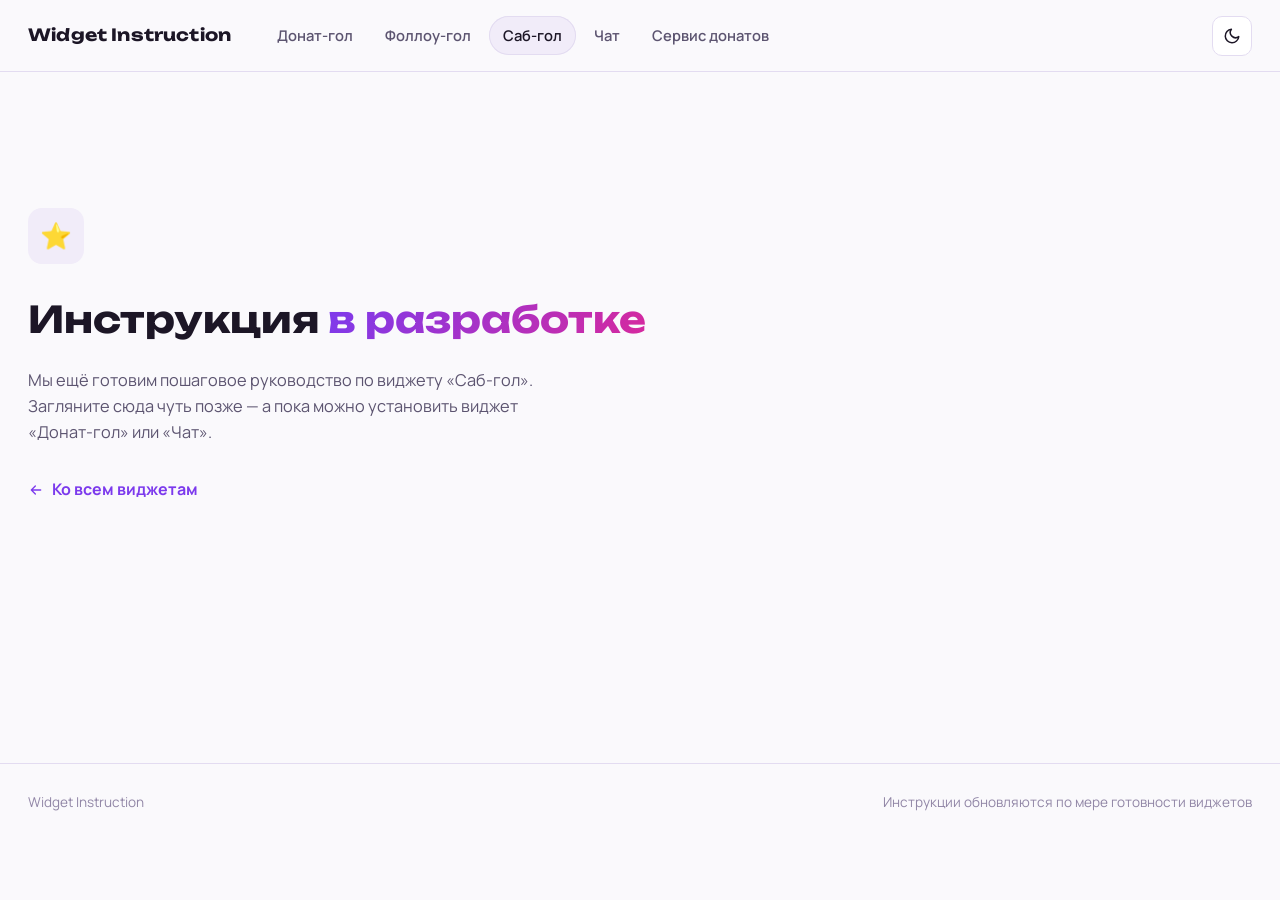
<file: sub-goal.html>
<!DOCTYPE html>
<html lang="ru">
<head>
<meta charset="UTF-8">
<meta name="viewport" content="width=device-width, initial-scale=1.0">
<title>Саб-гол — Widget Instruction</title>
<link rel="stylesheet" href="assets/style.css">
</head>
<body>

<header class="site-header">
  <div class="header-inner">
    <a href="index.html" class="logo">Widget Instruction</a>
    <nav class="main-nav" id="mainNav">
      <a href="donation-goal.html">Донат-гол</a>
      <a href="follow-goal.html">Фоллоу-гол</a>
      <a href="sub-goal.html" class="active">Саб-гол</a>
      <a href="chat.html">Чат</a>
      <a href="service.html">Сервис донатов</a>
    </nav>
    <div class="header-actions">
      <button class="icon-btn" id="themeToggle" aria-label="Переключить тему">
        <svg class="icon-sun" viewBox="0 0 24 24" fill="none" stroke="currentColor" stroke-width="2" stroke-linecap="round"><circle cx="12" cy="12" r="4"/><path d="M12 2v2M12 20v2M4.9 4.9l1.4 1.4M17.7 17.7l1.4 1.4M2 12h2M20 12h2M4.9 19.1l1.4-1.4M17.7 6.3l1.4-1.4"/></svg>
        <svg class="icon-moon" viewBox="0 0 24 24" fill="none" stroke="currentColor" stroke-width="2" stroke-linecap="round" stroke-linejoin="round"><path d="M21 12.8A9 9 0 1 1 11.2 3a7 7 0 0 0 9.8 9.8Z"/></svg>
      </button>
      <button class="icon-btn nav-toggle" id="navToggle" aria-label="Меню">
        <svg viewBox="0 0 24 24" fill="none" stroke="currentColor" stroke-width="2" stroke-linecap="round"><path d="M3 6h18M3 12h18M3 18h18"/></svg>
      </button>
    </div>
  </div>
</header>

<div class="page-layout" style="grid-template-columns: 1fr;">
  <main class="content" style="max-width: 760px;">
    <div class="coming-soon">
      <div class="badge-icon">⭐</div>
      <h1>Инструкция <span class="gradient-text">в разработке</span></h1>
      <p>Мы ещё готовим пошаговое руководство по виджету «Саб-гол». Загляните сюда чуть позже — а пока можно установить виджет «Донат-гол» или «Чат».</p>
      <a href="index.html" class="back-link">
        <svg viewBox="0 0 24 24" width="16" height="16" fill="none" stroke="currentColor" stroke-width="2" stroke-linecap="round" stroke-linejoin="round"><path d="M19 12H5M11 18l-6-6 6-6"/></svg>
        Ко всем виджетам
      </a>
    </div>
  </main>
</div>

<footer class="site-footer">
  <div class="site-footer-inner">
    <span>Widget Instruction</span>
    <span>Инструкции обновляются по мере готовности виджетов</span>
  </div>
</footer>

<script src="assets/script.js"></script>
</body>
</html>
</file>
<file: assets/style.css>
@import url('https://fonts.googleapis.com/css2?family=Unbounded:wght@500;700;800&family=Manrope:wght@400;500;600;700&display=swap');

/* ===================== Tokens ===================== */
:root{
  --font-display: 'Unbounded', sans-serif;
  --font-body: 'Manrope', sans-serif;

  --accent-1: #9147ff;
  --accent-2: #ff4fd8;
  --accent-gradient: linear-gradient(120deg, var(--accent-1), var(--accent-2));

  --radius-s: 8px;
  --radius-m: 14px;
  --radius-l: 22px;

  --header-h: 72px;
  --sidebar-w: 260px;
  --content-max: 760px;

  --transition-fast: 160ms ease;
  --transition-med: 260ms ease;
}

[data-theme="dark"]{
  --bg: #0d0b14;
  --bg-raised: #15111f;
  --bg-raised-2: #1c1729;
  --border: #2a2338;
  --text: #f2eefc;
  --text-dim: #b3a8c9;
  --text-faint: #746a8c;
  --shadow: 0 20px 50px -20px rgba(145, 71, 255, 0.35);
  --glow: 0 0 0 1px rgba(145,71,255,0.18), 0 0 40px -12px rgba(255,79,216,0.35);
}

[data-theme="light"]{
  --bg: #faf9fc;
  --bg-raised: #ffffff;
  --bg-raised-2: #f1ecf9;
  --border: #e3dcf1;
  --text: #1c1626;
  --text-dim: #5c5470;
  --text-faint: #9186a6;
  --accent-1: #7c3aed;
  --accent-2: #d6299e;
  --shadow: 0 20px 40px -24px rgba(124, 58, 237, 0.25);
  --glow: 0 0 0 1px rgba(124,58,237,0.12), 0 0 30px -14px rgba(214,41,158,0.25);
}

*{ box-sizing: border-box; }
html{ scroll-behavior: smooth; }

body{
  margin: 0;
  background: var(--bg);
  color: var(--text);
  font-family: var(--font-body);
  font-size: 16px;
  line-height: 1.6;
  -webkit-font-smoothing: antialiased;
  transition: background var(--transition-med), color var(--transition-med);
}

a{ color: inherit; text-decoration: none; }

::selection{ background: var(--accent-2); color: white; }

:focus-visible{
  outline: 2px solid var(--accent-2);
  outline-offset: 2px;
  border-radius: 4px;
}

@media (prefers-reduced-motion: reduce){
  *{ animation-duration: 0.001ms !important; transition-duration: 0.001ms !important; }
}

.gradient-text{
  background: var(--accent-gradient);
  -webkit-background-clip: text;
  background-clip: text;
  color: transparent;
}

/* ===================== Header ===================== */
.site-header{
  position: sticky;
  top: 0;
  z-index: 50;
  height: var(--header-h);
  display: flex;
  align-items: center;
  background: color-mix(in srgb, var(--bg) 88%, transparent);
  backdrop-filter: blur(14px);
  border-bottom: 1px solid var(--border);
}

.header-inner{
  width: 100%;
  max-width: 1280px;
  margin: 0 auto;
  padding: 0 28px;
  display: flex;
  align-items: center;
  gap: 32px;
}

.logo{
  font-family: var(--font-display);
  font-weight: 700;
  font-size: 1.05rem;
  letter-spacing: 0.01em;
  white-space: nowrap;
  flex-shrink: 0;
}

.main-nav{
  display: flex;
  align-items: center;
  gap: 4px;
  flex: 1;
}

.main-nav a{
  padding: 8px 14px;
  border-radius: 999px;
  font-size: 0.92rem;
  font-weight: 600;
  color: var(--text-dim);
  transition: color var(--transition-fast), background var(--transition-fast);
  white-space: nowrap;
}

.main-nav a:hover{ color: var(--text); background: var(--bg-raised-2); }

.main-nav a.active{
  color: var(--text);
  background: var(--bg-raised-2);
  box-shadow: inset 0 0 0 1px var(--border);
}

.header-actions{
  display: flex;
  align-items: center;
  gap: 8px;
  flex-shrink: 0;
}

.icon-btn{
  width: 40px;
  height: 40px;
  display: grid;
  place-items: center;
  border-radius: 10px;
  border: 1px solid var(--border);
  background: var(--bg-raised);
  color: var(--text);
  cursor: pointer;
  transition: border-color var(--transition-fast), transform var(--transition-fast);
}

.icon-btn:hover{ border-color: var(--accent-1); }
.icon-btn:active{ transform: scale(0.94); }

.icon-btn svg{ width: 18px; height: 18px; }

[data-theme="dark"] .icon-sun{ display: block; }
[data-theme="dark"] .icon-moon{ display: none; }
[data-theme="light"] .icon-sun{ display: none; }
[data-theme="light"] .icon-moon{ display: block; }

.nav-toggle{ display: none; }

/* ===================== Homepage ===================== */
.hero{
  max-width: 1280px;
  margin: 0 auto;
  padding: 88px 28px 56px;
}

.hero-eyebrow{
  display: inline-flex;
  align-items: center;
  gap: 8px;
  padding: 6px 14px;
  border-radius: 999px;
  border: 1px solid var(--border);
  background: var(--bg-raised);
  font-size: 0.82rem;
  color: var(--text-dim);
  margin-bottom: 24px;
}

.hero-eyebrow .dot{
  width: 7px; height: 7px; border-radius: 50%;
  background: var(--accent-gradient);
}

.hero h1{
  font-family: var(--font-display);
  font-size: clamp(2.2rem, 5vw, 3.6rem);
  line-height: 1.08;
  font-weight: 700;
  max-width: 16ch;
  margin: 0 0 20px;
}

.hero p{
  max-width: 56ch;
  color: var(--text-dim);
  font-size: 1.08rem;
  margin: 0;
}

.widget-grid{
  max-width: 1280px;
  margin: 0 auto;
  padding: 0 28px 100px;
  display: grid;
  grid-template-columns: repeat(2, 1fr);
  gap: 20px;
}

.widget-card{
  position: relative;
  display: flex;
  flex-direction: column;
  gap: 18px;
  padding: 30px;
  border-radius: var(--radius-l);
  background: var(--bg-raised);
  border: 1px solid var(--border);
  overflow: hidden;
  transition: border-color var(--transition-med), transform var(--transition-med);
}

.widget-card::before{
  content: "";
  position: absolute;
  inset: 0 auto 0 0;
  width: 4px;
  background: var(--accent-gradient);
  opacity: 0.85;
}

.widget-card:hover{
  border-color: color-mix(in srgb, var(--accent-1) 45%, var(--border));
  transform: translateY(-2px);
}

.widget-card-top{
  display: flex;
  align-items: flex-start;
  justify-content: space-between;
  gap: 16px;
}

.widget-icon{
  width: 52px;
  height: 52px;
  display: grid;
  place-items: center;
  border-radius: var(--radius-m);
  background: var(--bg-raised-2);
  font-size: 1.5rem;
  flex-shrink: 0;
}

.status-badge{
  font-size: 0.74rem;
  font-weight: 700;
  padding: 5px 11px;
  border-radius: 999px;
  white-space: nowrap;
  letter-spacing: 0.02em;
}

.status-badge.ready{
  color: #23c98b;
  background: rgba(35, 201, 139, 0.14);
}

.status-badge.soon{
  color: var(--text-faint);
  background: var(--bg-raised-2);
}

.widget-card h2{
  font-family: var(--font-display);
  font-size: 1.2rem;
  font-weight: 600;
  margin: 0;
}

.widget-card p{
  color: var(--text-dim);
  font-size: 0.95rem;
  margin: 0;
  flex: 1;
}

.widget-card-link{
  display: inline-flex;
  align-items: center;
  gap: 8px;
  font-weight: 700;
  font-size: 0.92rem;
  color: var(--text);
}

.widget-card-link svg{
  width: 16px; height: 16px;
  transition: transform var(--transition-fast);
}

.widget-card:hover .widget-card-link svg{ transform: translateX(3px); }

/* ===================== Instruction page layout ===================== */
.page-layout{
  max-width: 1280px;
  margin: 0 auto;
  padding: 0 28px;
  display: grid;
  grid-template-columns: var(--sidebar-w) minmax(0, 1fr);
  gap: 56px;
  align-items: start;
}

.sidebar{
  position: sticky;
  top: calc(var(--header-h) + 28px);
  padding: 24px 0 40px;
}

.sidebar-title{
  font-size: 0.78rem;
  font-weight: 700;
  color: var(--text-faint);
  margin: 0 0 14px;
  padding-left: 14px;
}

.toc{
  display: flex;
  flex-direction: column;
  gap: 2px;
  border-left: 1px solid var(--border);
}

.toc a{
  padding: 9px 16px;
  font-size: 0.9rem;
  color: var(--text-dim);
  border-left: 2px solid transparent;
  margin-left: -1px;
  transition: color var(--transition-fast), border-color var(--transition-fast);
}

.toc a:hover{ color: var(--text); }

.toc a.active{
  color: var(--text);
  border-left-color: var(--accent-2);
  font-weight: 600;
}

.sidebar-close{ display: none; }

.content{
  max-width: var(--content-max);
  padding: 56px 0 120px;
  min-width: 0;
}

.content-hero{
  margin-bottom: 48px;
}

.content-hero h1{
  font-family: var(--font-display);
  font-size: clamp(1.8rem, 3.6vw, 2.5rem);
  line-height: 1.14;
  margin: 0 0 14px;
}

.content-hero .lede{
  color: var(--text-dim);
  font-size: 1.05rem;
  max-width: 58ch;
  margin: 0;
}

.toc-toggle{
  display: none;
  align-items: center;
  gap: 8px;
  margin-bottom: 32px;
  padding: 10px 16px;
  border-radius: 999px;
  border: 1px solid var(--border);
  background: var(--bg-raised);
  color: var(--text);
  font-size: 0.9rem;
  font-weight: 600;
  cursor: pointer;
}

.step{
  padding: 36px 0;
  border-top: 1px solid var(--border);
  scroll-margin-top: calc(var(--header-h) + 20px);
}

.step:first-of-type{ border-top: none; padding-top: 0; }

.step-head{
  display: flex;
  align-items: center;
  gap: 14px;
  margin-bottom: 14px;
}

.step-num{
  flex-shrink: 0;
  width: 34px;
  height: 34px;
  display: grid;
  place-items: center;
  border-radius: 10px;
  background: var(--accent-gradient);
  color: white;
  font-family: var(--font-display);
  font-weight: 700;
  font-size: 0.95rem;
}

.step-head h2{
  font-family: var(--font-display);
  font-size: 1.15rem;
  font-weight: 600;
  margin: 0;
}

.step p{
  color: var(--text-dim);
  margin: 0 0 14px;
}

.step p:last-child{ margin-bottom: 0; }

.step ul{
  color: var(--text-dim);
  margin: 0 0 14px;
  padding-left: 20px;
}

.step li{ margin-bottom: 6px; }

.step code{
  font-family: ui-monospace, "SF Mono", Consolas, monospace;
  font-size: 0.86em;
  background: var(--bg-raised-2);
  border: 1px solid var(--border);
  padding: 2px 6px;
  border-radius: 6px;
}

.media-placeholder{
  margin-top: 18px;
  border: 1px dashed var(--border);
  border-radius: var(--radius-m);
  background: var(--bg-raised);
  aspect-ratio: 16 / 8;
  display: flex;
  flex-direction: column;
  align-items: center;
  justify-content: center;
  gap: 8px;
  color: var(--text-faint);
}

.media-placeholder svg{ width: 30px; height: 30px; opacity: 0.6; }
.media-placeholder span{ font-size: 0.85rem; }

.tip-box{
  margin-top: 32px;
  padding: 18px 20px;
  border-radius: var(--radius-m);
  background: var(--bg-raised);
  border: 1px solid var(--border);
  border-left: 3px solid var(--accent-2);
  color: var(--text-dim);
  font-size: 0.95rem;
}

.tip-box strong{ color: var(--text); }

.page-footer-nav{
  margin-top: 56px;
  padding-top: 28px;
  border-top: 1px solid var(--border);
  display: flex;
  justify-content: flex-end;
}

.page-footer-nav a{
  display: inline-flex;
  align-items: center;
  gap: 8px;
  padding: 12px 20px;
  border-radius: 999px;
  background: var(--accent-gradient);
  color: white;
  font-weight: 700;
  font-size: 0.92rem;
}

/* ===================== Placeholder ("coming soon") page ===================== */
.coming-soon{
  max-width: var(--content-max);
  padding: 80px 0 140px;
  display: flex;
  flex-direction: column;
  align-items: flex-start;
  gap: 18px;
}

.coming-soon .badge-icon{
  width: 56px; height: 56px;
  display: grid; place-items: center;
  border-radius: var(--radius-m);
  background: var(--bg-raised-2);
  font-size: 1.6rem;
  margin-bottom: 8px;
}

.coming-soon h1{
  font-family: var(--font-display);
  font-size: clamp(1.7rem, 3.4vw, 2.3rem);
  margin: 0;
}

.coming-soon p{
  color: var(--text-dim);
  font-size: 1.02rem;
  max-width: 52ch;
  margin: 0;
}

.coming-soon .back-link{
  margin-top: 14px;
  display: inline-flex;
  align-items: center;
  gap: 8px;
  font-weight: 700;
  color: var(--accent-1);
}

/* ===================== Footer ===================== */
.site-footer{
  border-top: 1px solid var(--border);
  padding: 28px;
}

.site-footer-inner{
  max-width: 1280px;
  margin: 0 auto;
  display: flex;
  justify-content: space-between;
  gap: 12px;
  color: var(--text-faint);
  font-size: 0.85rem;
}

/* ===================== Responsive ===================== */

/* Small laptops */
@media (max-width: 1280px){
  .page-layout{ gap: 36px; grid-template-columns: 220px minmax(0,1fr); }
  .widget-grid{ grid-template-columns: repeat(2, 1fr); }
}

@media (max-width: 1100px){
  :root{ --sidebar-w: 200px; }
  .hero{ padding-top: 72px; }
}

/* Tablet: sidebar becomes off-canvas */
@media (max-width: 900px){
  .header-inner{ gap: 12px; }
  .main-nav{
    position: fixed;
    top: var(--header-h);
    left: 0; right: 0;
    background: var(--bg);
    border-bottom: 1px solid var(--border);
    flex-direction: column;
    align-items: stretch;
    padding: 10px 20px 18px;
    gap: 2px;
    transform: translateY(-8px);
    opacity: 0;
    pointer-events: none;
    transition: opacity var(--transition-fast), transform var(--transition-fast);
  }
  .main-nav.open{
    opacity: 1;
    transform: translateY(0);
    pointer-events: auto;
  }
  .main-nav a{ padding: 12px 14px; }
  .nav-toggle{ display: grid; }

  .page-layout{ grid-template-columns: 1fr; }
  .sidebar{
    position: fixed;
    top: 0; bottom: 0; left: 0;
    width: min(300px, 84vw);
    background: var(--bg-raised);
    border-right: 1px solid var(--border);
    padding: 20px;
    transform: translateX(-100%);
    transition: transform var(--transition-med);
    z-index: 60;
    overflow-y: auto;
  }
  .sidebar.open{ transform: translateX(0); }
  .sidebar-title{ padding-left: 2px; margin-top: 44px; }
  .toc{ border-left: none; }
  .toc a{ margin-left: 0; padding-left: 14px; }
  .sidebar-close{
    display: grid;
    position: absolute;
    top: 16px; right: 16px;
  }
  .toc-toggle{ display: inline-flex; }

  .widget-grid{ grid-template-columns: 1fr; }
  .hero{ padding: 64px 24px 44px; }
}

.sidebar-overlay{
  display: none;
  position: fixed; inset: 0;
  background: rgba(0,0,0,0.45);
  z-index: 55;
}

.sidebar-overlay.open{ display: block; }

/* Small screens */
@media (max-width: 560px){
  .header-inner{ padding: 0 16px; }
  .hero{ padding: 52px 16px 36px; }
  .widget-grid{ padding: 0 16px 72px; }
  .page-layout{ padding: 0 16px; }
  .content{ padding: 40px 0 80px; }
  .widget-card{ padding: 22px; }
  .site-footer-inner{ flex-direction: column; text-align: left; }
}

/* ===================== Method select ===================== */
.method-select{
  max-width: var(--content-max);
  margin-bottom: 48px;
}

.method-select h2{
  font-family: var(--font-display);
  font-size: 1.3rem;
  margin: 0 0 6px;
}

.method-select .method-lede{
  color: var(--text-dim);
  font-size: 0.98rem;
  margin: 0 0 22px;
}

.method-cards{
  display: grid;
  grid-template-columns: 1fr 1fr;
  gap: 16px;
}

.method-card{
  display: flex;
  flex-direction: column;
  align-items: flex-start;
  gap: 10px;
  padding: 22px;
  border-radius: var(--radius-l);
  background: var(--bg-raised);
  border: 1px solid var(--border);
  cursor: pointer;
  text-align: left;
  font-family: var(--font-body);
  transition: border-color var(--transition-med), transform var(--transition-med);
}

.method-card:hover{
  border-color: color-mix(in srgb, var(--accent-1) 45%, var(--border));
  transform: translateY(-2px);
}

.method-card .method-icon{
  width: 44px; height: 44px;
  display: grid; place-items: center;
  border-radius: var(--radius-m);
  background: var(--bg-raised-2);
  font-size: 1.3rem;
}

.method-card h3{
  font-family: var(--font-display);
  font-size: 1.02rem;
  font-weight: 600;
  margin: 0;
  color: var(--text);
}

.method-card p{
  color: var(--text-dim);
  font-size: 0.88rem;
  margin: 0;
}

.method-content[hidden]{ display: none; }

.method-change{
  display: inline-flex;
  align-items: center;
  gap: 6px;
  margin-bottom: 28px;
  padding: 8px 14px;
  border-radius: 999px;
  border: 1px solid var(--border);
  background: var(--bg-raised);
  color: var(--text-dim);
  font-size: 0.85rem;
  font-weight: 600;
  cursor: pointer;
}

.method-change:hover{ color: var(--text); border-color: var(--accent-1); }

.flow[hidden]{ display: none; }

@media (max-width: 560px){
  .method-cards{ grid-template-columns: 1fr; }
}

.media-shot{
  margin: 18px 0 0;
}
.media-shot img{
  display: block;
  width: 100%;
  height: auto;
  border-radius: 12px;
  border: 1px solid var(--border, rgba(255,255,255,.1));
}
.media-shot figcaption{
  margin-top: 8px;
  font-size: 13px;
  color: var(--muted, #8d93a7);
}

.link{
  color: #ff4fd8;
}
</file>
